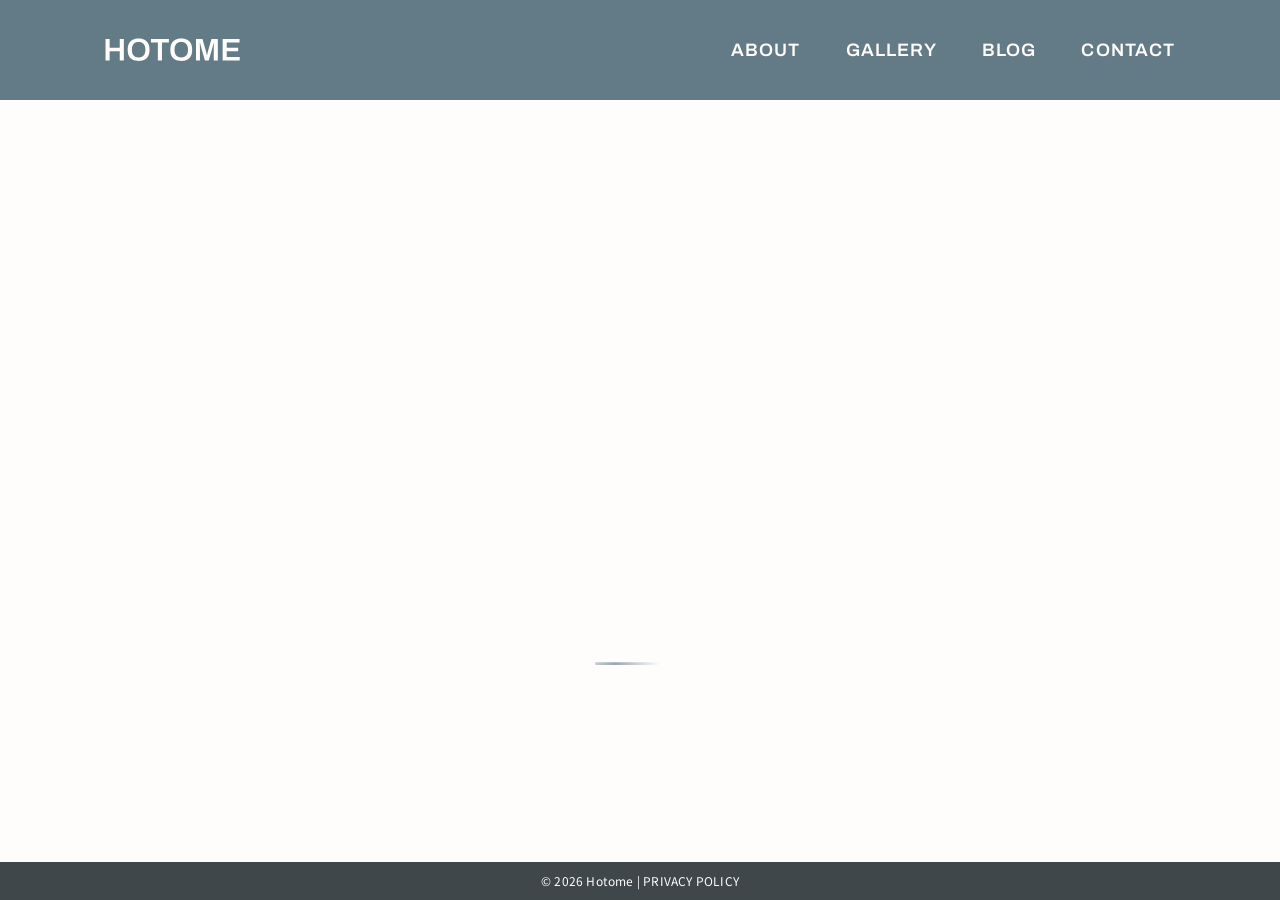
<file: index.html>
<!DOCTYPE html>
<html lang="ja">
    <head>
        <meta charset="UTF-8">
        <meta name="viewport" content="width=device-width, initial-scale=1.0">

        <title>HOTOME</title>

        <meta name="description" content="Hotomeの個人サイトです。オリジナルイラストやファンアートを中心に、ブログも公開しています。創作活動の記録や作品をまとめています。">

        <link rel="canonical" href="https://hottomeme.com/">

        <!-- Google Analytics -->
        <script async src="https://www.googletagmanager.com/gtag/js?id=G-FB651NEBJ9"></script>
        <script>
            window.dataLayer = window.dataLayer || [];
            function gtag() { dataLayer.push(arguments); }
            gtag('js', new Date());
            gtag('config', 'G-FB651NEBJ9');
        </script>

        <!-- OGP -->
        <meta property="og:title" content="HOTOME">
        <meta property="og:description" content="Hotomeの個人サイトです。オリジナルイラストやファンアートを中心に、ブログも公開しています。創作活動の記録や作品をまとめています。">
        <meta property="og:type" content="website">
        <meta property="og:url" content="https://hottomeme.com/">
        <meta property="og:image" content="https://hottomeme.com/img/og_hotome.jpg">
        <meta name="twitter:card" content="summary_large_image">

        <link rel="icon" href="/favicon.ico">

        <!-- GoogleFont -->
        <link rel="preconnect" href="https://fonts.googleapis.com">
        <link rel="preconnect" href="https://fonts.gstatic.com" crossorigin>
        <link href="https://fonts.googleapis.com/css2?family=Archivo:ital,wght@0,100..900;1,100..900&family=Noto+Sans+JP:wght@100..900&display=swap" rel="stylesheet">

        <!-- stylesheet -->
        <link rel="stylesheet" href="/css/reset.css">
        <link rel="stylesheet" href="/css/common.css">
        <link rel="stylesheet" href="/css/home.css">
    </head>

    <body>
        <div class="wrapper">

            <!-- header -->
            <div id="header"></div>

            <!-- main -->
            <main class="main">

                    <section class="kv">
                        <div class="kv-wrap">
                            <video class="kv-video" autoplay muted loop playsinline oncontextmenu="return false;">
                                <source src="/img/kv_hotome.mp4" type="video/mp4">
                            </video>
                            <a href="/about/" class="more">
                                <svg viewBox="0 0 65 11" xmlns="http://www.w3.org/2000/svg">
                                    <defs>
                                        <linearGradient id="arrowGradient" x1="0%" y1="0%" x2="100%" y2="0%" gradientUnits="userSpaceOnUse">
                                            <stop offset="0%" stop-color="#fefdfc" />
                                            <stop offset="50%" stop-color="#99a8af" />
                                            <stop offset="100%" stop-color="#fefdfc" />
                                            <!-- 新ブラウザ向け：流れるアニメーション -->
                                            <animateTransform attributeName="gradientTransform" type="translate" from="-65 0" to="65 0" dur="3s" repeatCount="indefinite" />
                                        </linearGradient>
                                    </defs>
                                    <path d="M1 10H63L56.641 1" stroke="url(#arrowGradient)" fill="none" />
                                </svg>
                                <span class="label">more</span>
                            </a>
                        </div>
                    </section>

            </main>
            <!-- mainここまで -->

            <!-- footer -->
            <div id="footer"></div>

        </div>
        <!-- wrapperここまで -->

        <script src="/js/jquery-3.7.1.min.js"></script>
        <script src="/js/common.js"></script>
    </body>
</html>
</file>
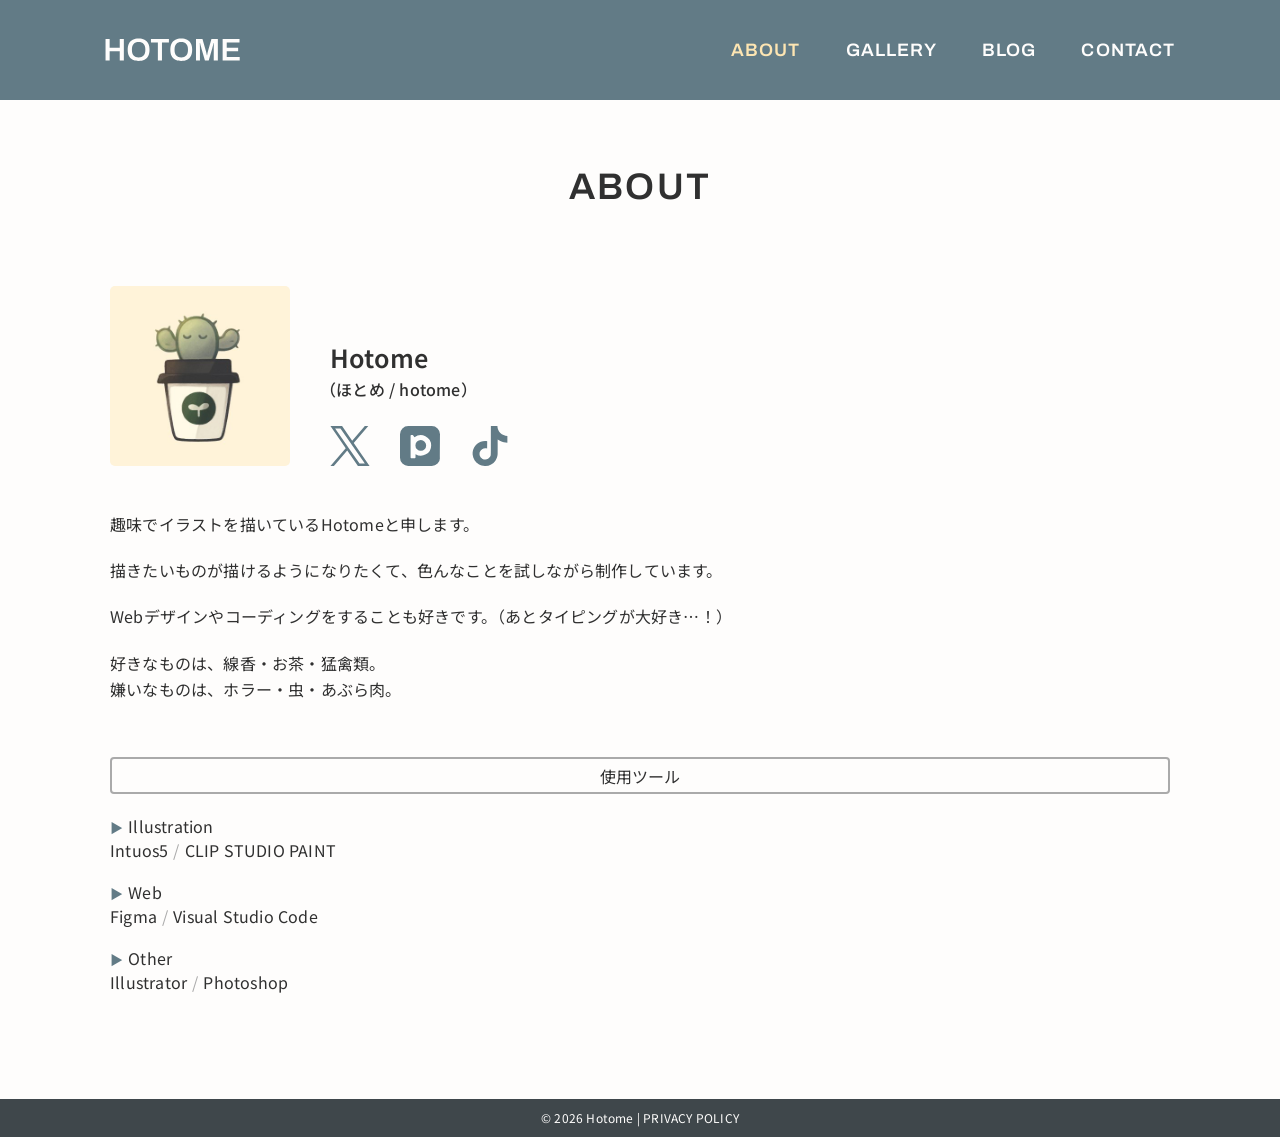
<file: about/index.html>
<!DOCTYPE html>
<html lang="ja">
    <head>
        <meta charset="UTF-8">
        <meta name="viewport" content="width=device-width, initial-scale=1.0">

        <title>ABOUT | HOTOME</title>

        <meta name="description" content="Hotomeのプロフィールページです。オリジナルイラストやファンアートなど、イラスト制作を中心に活動しています。">

        <link rel="canonical" href="https://hottomeme.com/about/">

        <!-- Google Analytics -->
        <script async src="https://www.googletagmanager.com/gtag/js?id=G-FB651NEBJ9"></script>
        <script>
            window.dataLayer = window.dataLayer || [];
            function gtag() { dataLayer.push(arguments); }
            gtag('js', new Date());
            gtag('config', 'G-FB651NEBJ9');
        </script>

        <!-- OGP -->
        <meta property="og:title" content="ABOUT | HOTOME">
        <meta property="og:description" content="Hotomeのプロフィールページです。オリジナルイラストやファンアートなど、イラスト制作を中心に活動しています。">
        <meta property="og:type" content="website">
        <meta property="og:url" content="https://hottomeme.com/about/">
        <meta property="og:image" content="https://hottomeme.com/img/og_about.jpg">
        <meta name="twitter:card" content="summary_large_image">

        <link rel="icon" href="/favicon.ico">

        <!-- GoogleFont -->
        <link rel="preconnect" href="https://fonts.googleapis.com">
        <link rel="preconnect" href="https://fonts.gstatic.com" crossorigin>
        <link href="https://fonts.googleapis.com/css2?family=Archivo:ital,wght@0,100..900;1,100..900&family=Noto+Sans+JP:wght@100..900&display=swap" rel="stylesheet">

        <!-- stylesheet -->
        <link rel="stylesheet" href="/css/reset.css">
        <link rel="stylesheet" href="/css/common.css">
        <link rel="stylesheet" href="/css/about.css">
    </head>

    <body>
        <div class="wrapper">

            <!-- header -->
            <div id="header"></div>

            <!-- main -->
            <main class="main">
                <div class="main-inner">

                    <section class="section">
                        <h2 class="content-title">ABOUT</h2>

                        <div class="profile-inner">
                            <div class="profile-left">
                                <img src="/about/img/profile.jpg" alt="プロフィール画像" class="profile-img">
                            </div>

                            <div class="profile-right">
                                <h3 class="name">Hotome</h3>
                                <p class="name-sub">（ほとめ / hotome）</p>

                                <ul class="sns-list">
                                    <li>
                                        <a href="https://x.com/hottomeme" target="_blank" rel="noopener noreferrer"> <!-- X -->
                                            <svg role="img" viewBox="0 0 24 24" xmlns="http://www.w3.org/2000/svg">
                                                <path d="M14.234 10.162 22.977 0h-2.072l-7.591 8.824L7.251 0H.258l9.168 13.343L.258 24H2.33l8.016-9.318L16.749 24h6.993zm-2.837 3.299-.929-1.329L3.076 1.56h3.182l5.965 8.532.929 1.329 7.754 11.09h-3.182z" fill="currentColor" />
                                            </svg>
                                        </a>
                                    </li>
                                    <li>
                                        <a href="https://www.pixiv.net/users/19774838" target="_blank" rel="noopener noreferrer"> <!-- pixiv -->
                                            <svg role="img" viewBox="0 0 24 24" xmlns="http://www.w3.org/2000/svg">
                                                <path d="M4.94 0A4.953 4.953 0 0 0 0 4.94v14.12A4.953 4.953 0 0 0 4.94 24h14.12A4.953 4.953 0 0 0 24 19.06c-.014 1.355 0-14.12 0-14.12A4.953 4.953 0 0 0 19.06 0Zm1.783 5.465h.904a.37.37 0 0 1 .31.17l.752 1.17a6.172 6.172 0 0 1 10.01 4.834 6.172 6.172 0 0 1-9.394 5.265v2.016a.37.37 0 0 1-.37.367H6.724a.37.37 0 0 1-.37-.367V5.834a.37.37 0 0 1 .37-.37m5.804 2.951a3.222 3.222 0 1 0-.002 6.443 3.222 3.222 0 0 0 .002-6.443" fill="currentColor" />
                                            </svg>
                                        </a>
                                    </li>
                                    <li>
                                        <a href="https://www.tiktok.com/@hottomeme" target="_blank" rel="noopener noreferrer"> <!-- tiktok -->
                                            <svg role="img" viewBox="0 0 24 24" xmlns="http://www.w3.org/2000/svg">
                                                <path d="M12.525.02c1.31-.02 2.61-.01 3.91-.02.08 1.53.63 3.09 1.75 4.17 1.12 1.11 2.7 1.62 4.24 1.79v4.03c-1.44-.05-2.89-.35-4.2-.97-.57-.26-1.1-.59-1.62-.93-.01 2.92.01 5.84-.02 8.75-.08 1.4-.54 2.79-1.35 3.94-1.31 1.92-3.58 3.17-5.91 3.21-1.43.08-2.86-.31-4.08-1.03-2.02-1.19-3.44-3.37-3.65-5.71-.02-.5-.03-1-.01-1.49.18-1.9 1.12-3.72 2.58-4.96 1.66-1.44 3.98-2.13 6.15-1.72.02 1.48-.04 2.96-.04 4.44-.99-.32-2.15-.23-3.02.37-.63.41-1.11 1.04-1.36 1.75-.21.51-.15 1.07-.14 1.61.24 1.64 1.82 3.02 3.5 2.87 1.12-.01 2.19-.66 2.77-1.61.19-.33.4-.67.41-1.06.1-1.79.06-3.57.07-5.36.01-4.03-.01-8.05.02-12.07z" fill="currentColor" />
                                            </svg>
                                        </a>
                                    </li>
                                </ul>

                            </div>
                        </div>
                        <!-- profile-innerここまで -->

                        <div class="profile-text">
                            <p class="mb">趣味でイラストを描いているHotomeと申します。</p>
                            <p class="mb">描きたいものが描けるようになりたくて、色んなことを試しながら制作しています。</p>
                            <p class="mb">Webデザインやコーディングをすることも好きです。（あとタイピングが大好き…！）</p>
                            <p>好きなものは、線香・お茶・猛禽類。</p>
                            <p>嫌いなものは、ホラー・虫・あぶら肉。</p>
                        </div>

                        <div class="tools">
                            <div class="tools-label">使用ツール</div>
                            <ul class="tools-list">
                                <li class="category">Illustration
                                    <ul>
                                        <li>Intuos5</li>
                                        <li>CLIP STUDIO PAINT</li>
                                    </ul>
                                </li>
                                <li class="category">Web
                                    <ul>
                                        <li>Figma</li>
                                        <li>Visual Studio Code</li>
                                    </ul>
                                </li>
                                <li class="category">Other
                                    <ul>
                                        <li>Illustrator</li>
                                        <li>Photoshop</li>
                                    </ul>
                                </li>
                            </ul>
                        </div>

                    </section>
                    <!-- sectionここまで -->

                </div>
            </main>
            <!-- mainここまで -->

            <!-- footer -->
            <div id="footer"></div>

            <!-- page-top -->
            <button class="page-top" aria-label="ページトップへ">
                <span class="page-top-arrow"></span>
            </button>

        </div>
        <!-- wrapperここまで -->

        <script src="/js/jquery-3.7.1.min.js"></script>
        <script src="/js/common.js"></script>
    </body>
</html>
</file>
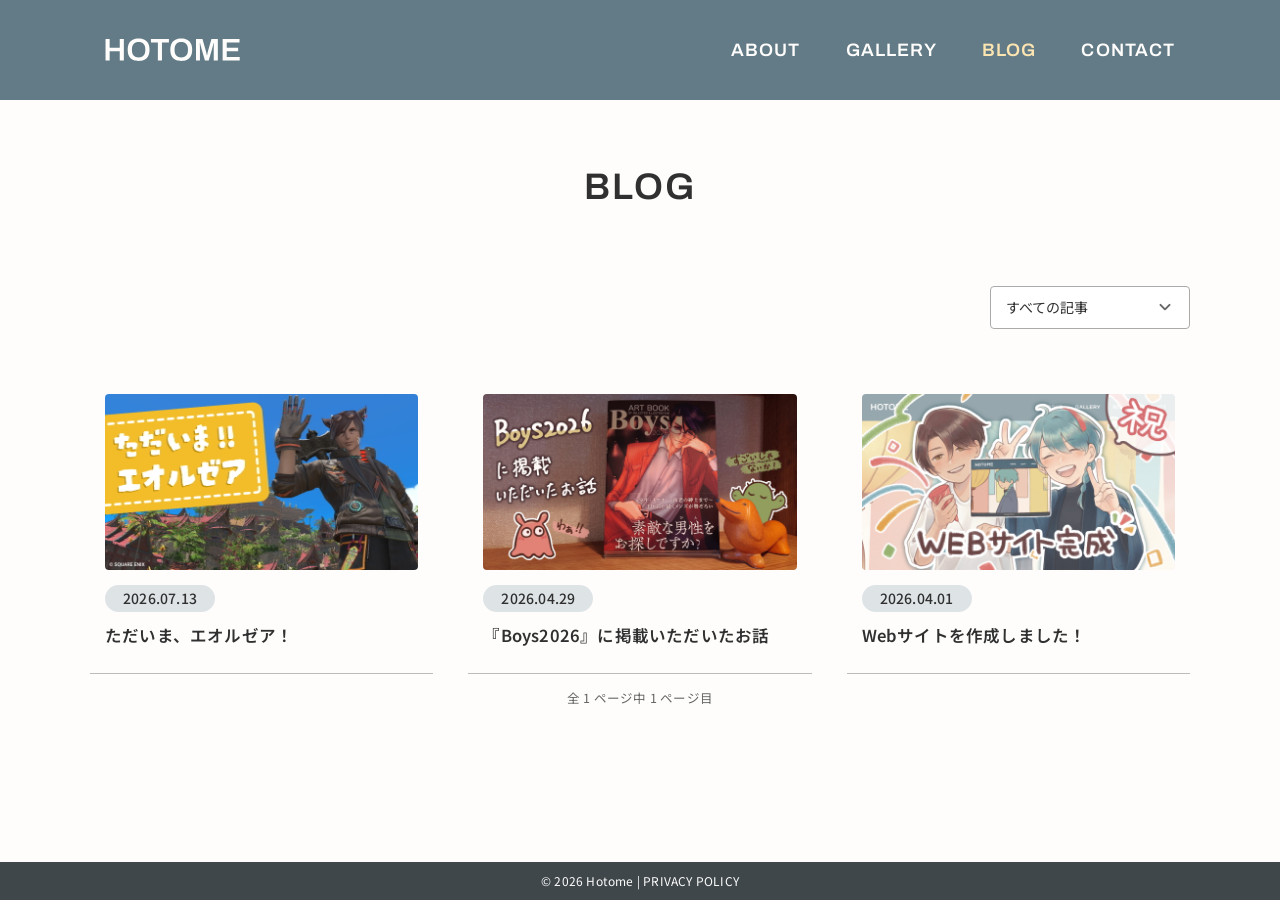
<file: blog/index.html>
<!DOCTYPE html>
<html lang="ja">
    <head>
        <meta charset="UTF-8">
        <meta name="viewport" content="width=device-width, initial-scale=1.0">

        <title>BLOG | HOTOME</title>

        <meta name="description" content="イラスト制作や日々のことを綴ったブログ記事の一覧ページです。">

        <link rel="canonical" href="https://hottomeme.com/blog/">

        <!-- Google Analytics -->
        <script async src="https://www.googletagmanager.com/gtag/js?id=G-FB651NEBJ9"></script>
        <script>
            window.dataLayer = window.dataLayer || [];
            function gtag() { dataLayer.push(arguments); }
            gtag('js', new Date());
            gtag('config', 'G-FB651NEBJ9');
        </script>

        <!-- OGP -->
        <meta property="og:title" content="BLOG | HOTOME">
        <meta property="og:description" content="イラスト制作や日々のことを綴ったブログ記事の一覧ページです。">
        <meta property="og:type" content="website">
        <meta property="og:url" content="https://hottomeme.com/blog/">
        <meta property="og:image" content="https://hottomeme.com/img/og_blog.jpg">
        <meta name="twitter:card" content="summary_large_image">

        <link rel="icon" href="/favicon.ico">

        <!-- GoogleFont -->
        <link rel="preconnect" href="https://fonts.googleapis.com">
        <link rel="preconnect" href="https://fonts.gstatic.com" crossorigin>
        <link href="https://fonts.googleapis.com/css2?family=Archivo:ital,wght@0,100..900;1,100..900&family=Noto+Sans+JP:wght@100..900&display=swap" rel="stylesheet">

        <!-- stylesheet -->
        <link rel="stylesheet" href="/css/reset.css">
        <link rel="stylesheet" href="/css/common.css">
        <link rel="stylesheet" href="/css/blog.css">
    </head>

    <body>
        <div class="wrapper">

            <!-- header -->
            <div id="header"></div>

            <!-- main -->
            <main class="main">
                <div class="main-inner">

                    <section class="section">
                        <h2 class="content-title">BLOG</h2>

                        <div class="filter-buttons">
                            <button class="filter-btn filter-toggle" data-filter="all">
                                <span class="filter-label">すべての記事</span>
                                <span class="arrow"></span>
                            </button>

                            <!-- フィルターボタン -->
                            <div class="filter-year-group"></div>
                        </div>

                        <!-- jsonから呼び出し -->
                        <div class="blog"></div>

                        <p class="no-article">記事がありません。</p>

                        <!-- ページネーション -->
                        <div class="pagination-info"></div>
                        <div class="pagination">
                            <div class="pagination-buttons"></div>
                        </div>

                    </section>
                    <!-- sectionここまで -->

                </div>
            </main>
            <!-- mainここまで -->

            <!-- footer -->
            <div id="footer"></div>

            <!-- page-top -->
            <button class="page-top" aria-label="ページトップへ">
                <span class="page-top-arrow"></span>
            </button>

        </div>
        <!-- wrapperここまで -->

        <script src="/js/jquery-3.7.1.min.js"></script>
        <script src="/js/common.js"></script>
        <script src="/js/blog.js"></script>
    </body>
</html>
</file>
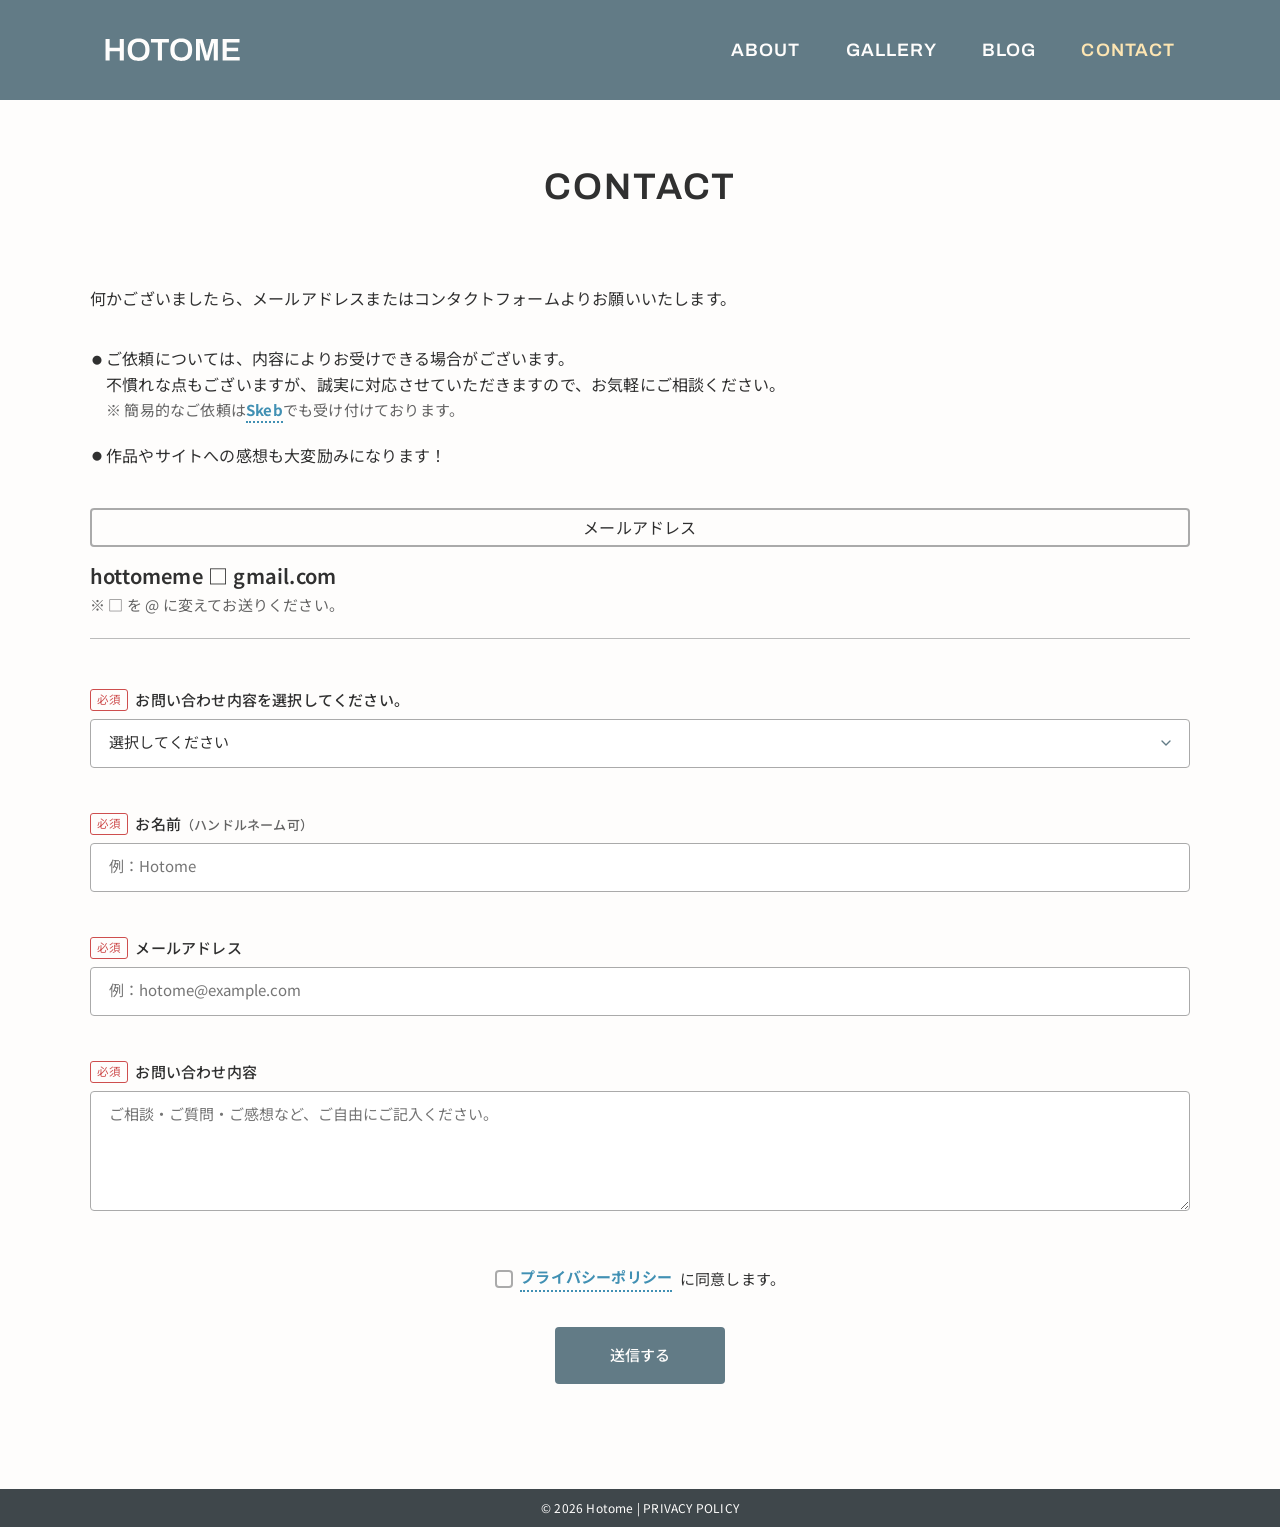
<file: contact/index.html>
<!DOCTYPE html>
<html lang="ja">
    <head>
        <meta charset="UTF-8">
        <meta name="viewport" content="width=device-width, initial-scale=1.0">

        <title>CONTACT | HOTOME</title>

        <meta name="description" content="ご依頼やご感想などのお問い合わせは、こちらのフォームよりお願いいたします。">

        <link rel="canonical" href="https://hottomeme.com/contact/">

        <!-- Google Analytics -->
        <script async src="https://www.googletagmanager.com/gtag/js?id=G-FB651NEBJ9"></script>
        <script>
            window.dataLayer = window.dataLayer || [];
            function gtag() { dataLayer.push(arguments); }
            gtag('js', new Date());
            gtag('config', 'G-FB651NEBJ9');
        </script>

        <!-- OGP -->
        <meta property="og:title" content="CONTACT | HOTOME">
        <meta property="og:description" content="ご依頼やご感想などのお問い合わせは、こちらのフォームよりお願いいたします。">
        <meta property="og:type" content="website">
        <meta property="og:url" content="https://hottomeme.com/contact/">
        <meta property="og:image" content="https://hottomeme.com/img/og_contact.jpg">
        <meta name="twitter:card" content="summary_large_image">

        <link rel="icon" href="/favicon.ico">

        <!-- GoogleFont -->
        <link rel="preconnect" href="https://fonts.googleapis.com">
        <link rel="preconnect" href="https://fonts.gstatic.com" crossorigin>
        <link href="https://fonts.googleapis.com/css2?family=Archivo:ital,wght@0,100..900;1,100..900&family=Noto+Sans+JP:wght@100..900&display=swap" rel="stylesheet">

        <!-- stylesheet -->
        <link rel="stylesheet" href="/css/reset.css">
        <link rel="stylesheet" href="/css/common.css">
        <link rel="stylesheet" href="/css/contact.css">
    </head>

    <body>
        <div class="wrapper">

            <!-- header -->
            <div id="header"></div>

            <!-- main -->
            <main class="main">
                <div class="main-inner">

                    <section class="section">
                        <h2 class="content-title">CONTACT</h2>

                        <div class="contact-inner">

                            <div class="contact-text">
                                <p>何かございましたら、メールアドレスまたはコンタクトフォームよりお願いいたします。</p>
                                <ul class="contact-notes">
                                    <li>ご依頼については、内容によりお受けできる場合がございます。<br>不慣れな点もございますが、誠実に対応させていただきますので、お気軽にご相談ください。<br>
                                    <span class="kome">※ 簡易的なご依頼は<a href="https://skeb.jp/@hottomeme" class="url-link" target="_blank" rel="noopener">Skeb</a>でも受け付けております。</span></li>
                                    <li>作品やサイトへの感想も大変励みになります！</li>
                                </ul>
                                <div class="mail">
                                    <div class="mail-label">メールアドレス</div>
                                    <p class="my-address">hottomeme □ gmail.com</p>
                                    <p><span class="kome">※ □ を @ に変えてお送りください。</span></p>
                                </div>
                            </div>

                            <div class="contact-form">
                                <form id="contactForm" class="form-inner" action="https://formspree.io/f/xeelezov" method="POST">
                                    <input type="hidden" name="_subject" value="【HOTOME】お問い合わせが届きました">
                                    <input type="hidden" name="_captcha" value="false">

                                    <label class="form-label is-required">
                                        <span class="required-badge">必須</span>
                                        <span class="label-text">お問い合わせ内容を選択してください。</span>
                                        <select class="select-category" name="category" required>
                                            <option value="" disabled selected>選択してください</option>
                                            <option value="依頼・相談">ご依頼・ご相談について</option>
                                            <option value="感想">ご感想</option>
                                            <option value="その他">その他</option>
                                        </select>
                                    </label>

                                    <label class="form-label is-required">
                                        <span class="required-badge">必須</span>
                                        <span class="label-text">お名前<span class="sub-text">（ハンドルネーム可）</span></span>
                                        <input type="text" name="name" placeholder="例：Hotome" required>
                                    </label>

                                    <label class="form-label is-required">
                                        <span class="required-badge">必須</span>
                                        <span class="label-text">メールアドレス</span>
                                        <input type="email" name="email" placeholder="例：hotome@example.com" required>
                                    </label>

                                    <label class="form-label is-required">
                                        <span class="required-badge">必須</span>
                                        <span class="label-text">お問い合わせ内容</span>
                                        <textarea name="message" placeholder="ご相談・ご質問・ご感想など、ご自由にご記入ください。" required></textarea>
                                    </label>

                                    <!-- ↓ スパム対策用 ↓ -->
                                    <input type="text" name="website" class="honeypot" autocomplete="off">
                                    <!-- ↑ ----------- ↑ -->

                                    <label class="privacy-check">
                                        <input type="checkbox" required>
                                        <a href="/privacy.html" class="url-link">プライバシーポリシー</a>に同意します。
                                    </label>

                                    <button type="submit">送信する</button>
                                </form>
                            </div>
                            <!-- contact-formここまで -->
                        </div>
                        <!-- contact-innerここまで -->
                    </section>
                    <!-- sectionここまで -->

                </div>
            </main>
            <!-- mainここまで -->

            <!-- footer -->
            <div id="footer"></div>

            <!-- page-top -->
            <button class="page-top" aria-label="ページトップへ">
                <span class="page-top-arrow"></span>
            </button>

        </div>
        <!-- wrapperここまで -->

        <script src="/js/jquery-3.7.1.min.js"></script>
        <script src="/js/common.js"></script>
        <script src="/js/contact.js"></script>
    </body>
</html>
</file>
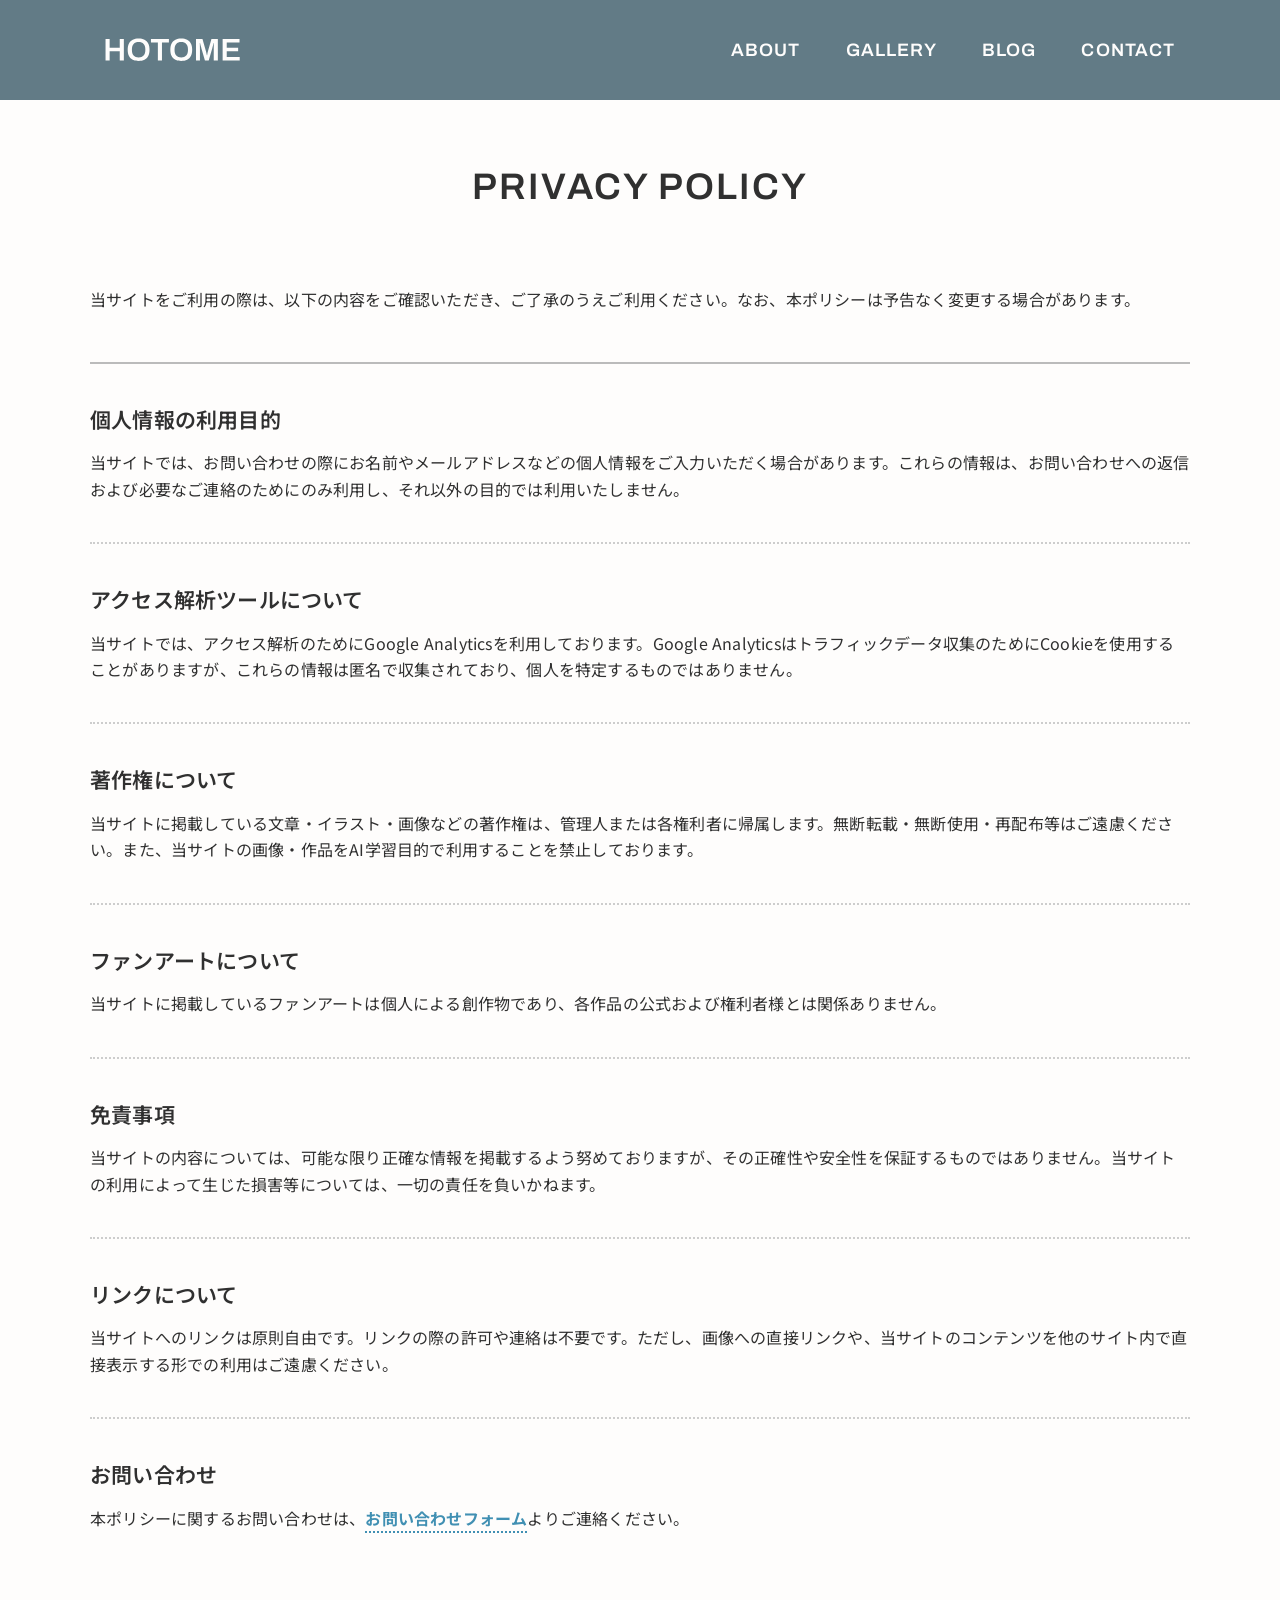
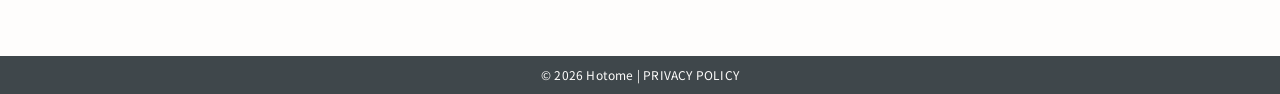
<file: privacy.html>
<!DOCTYPE html>
<html lang="ja">
    <head>
        <meta charset="UTF-8">
        <meta name="viewport" content="width=device-width, initial-scale=1.0">

        <title>PRIVACY POLICY | HOTOME</title>

        <meta name="description" content="当サイトのご利用にあたってご確認いただきたい内容をご案内しています。">

        <link rel="canonical" href="https://hottomeme.com/privacy.html">

        <!-- Google Analytics -->
        <script async src="https://www.googletagmanager.com/gtag/js?id=G-FB651NEBJ9"></script>
        <script>
            window.dataLayer = window.dataLayer || [];
            function gtag() { dataLayer.push(arguments); }
            gtag('js', new Date());
            gtag('config', 'G-FB651NEBJ9');
        </script>

        <!-- OGP -->
        <meta property="og:title" content="PRIVACY POLICY | HOTOME">
        <meta property="og:description" content="当サイトのご利用にあたってご確認いただきたい内容をご案内しています。">
        <meta property="og:type" content="website">
        <meta property="og:url" content="https://hottomeme.com/privacy.html">
        <meta property="og:image" content="https://hottomeme.com/img/og_hotome.jpg">
        <meta name="twitter:card" content="summary_large_image">

        <link rel="icon" href="/favicon.ico">

        <!-- GoogleFont -->
        <link rel="preconnect" href="https://fonts.googleapis.com">
        <link rel="preconnect" href="https://fonts.gstatic.com" crossorigin>
        <link href="https://fonts.googleapis.com/css2?family=Archivo:ital,wght@0,100..900;1,100..900&family=Noto+Sans+JP:wght@100..900&display=swap" rel="stylesheet">

        <!-- stylesheet -->
        <link rel="stylesheet" href="/css/reset.css">
        <link rel="stylesheet" href="/css/common.css">
        <link rel="stylesheet" href="/css/privacy.css">
    </head>

    <body>
        <div class="wrapper">

            <!-- header -->
            <div id="header"></div>

            <!-- main -->
            <main class="main">
                <div class="main-inner">

                    <section class="section">
                        <h2 class="content-title">PRIVACY POLICY</h2>

                        <p class="about">当サイトをご利用の際は、以下の内容をご確認いただき、ご了承のうえご利用ください。なお、本ポリシーは予告なく変更する場合があります。</p>

                        <div class="privacy-item">
                            <h3 class="privacy-title">個人情報の利用目的</h3>
                            <p>当サイトでは、お問い合わせの際にお名前やメールアドレスなどの個人情報をご入力いただく場合があります。これらの情報は、お問い合わせへの返信および必要なご連絡のためにのみ利用し、それ以外の目的では利用いたしません。</p>
                        </div>

                        <div class="privacy-item">
                            <h3 class="privacy-title">アクセス解析ツールについて</h3>
                            <p>当サイトでは、アクセス解析のためにGoogle Analyticsを利用しております。Google Analyticsはトラフィックデータ収集のためにCookieを使用することがありますが、これらの情報は匿名で収集されており、個人を特定するものではありません。</p>
                        </div>

                        <div class="privacy-item">
                            <h3 class="privacy-title">著作権について</h3>
                            <p>当サイトに掲載している文章・イラスト・画像などの著作権は、管理人または各権利者に帰属します。無断転載・無断使用・再配布等はご遠慮ください。また、当サイトの画像・作品をAI学習目的で利用することを禁止しております。</p>
                        </div>

                        <div class="privacy-item">
                            <h3 class="privacy-title">ファンアートについて</h3>
                            <p>当サイトに掲載しているファンアートは個人による創作物であり、各作品の公式および権利者様とは関係ありません。</p>
                        </div>

                        <div class="privacy-item">
                            <h3 class="privacy-title">免責事項</h3>
                            <p>当サイトの内容については、可能な限り正確な情報を掲載するよう努めておりますが、その正確性や安全性を保証するものではありません。当サイトの利用によって生じた損害等については、一切の責任を負いかねます。</p>
                        </div>

                        <div class="privacy-item">
                            <h3 class="privacy-title">リンクについて</h3>
                            <p>当サイトへのリンクは原則自由です。リンクの際の許可や連絡は不要です。ただし、画像への直接リンクや、当サイトのコンテンツを他のサイト内で直接表示する形での利用はご遠慮ください。</p>
                        </div>

                        <div class="privacy-item">
                            <h3 class="privacy-title">お問い合わせ</h3>
                            <p>本ポリシーに関するお問い合わせは、<a href="/contact/" class="url-link">お問い合わせフォーム</a>よりご連絡ください。</p>
                        </div>

                    </section>
                    <!-- sectionここまで -->

                </div>
            </main>
            <!-- mainここまで -->

            <!-- footer -->
            <div id="footer"></div>

            <!-- page-top -->
            <button class="page-top" aria-label="ページトップへ">
                <span class="page-top-arrow"></span>
            </button>

        </div>
        <!-- wrapperここまで -->

        <script src="/js/jquery-3.7.1.min.js"></script>
        <script src="/js/common.js"></script>
    </body>
</html>
</file>
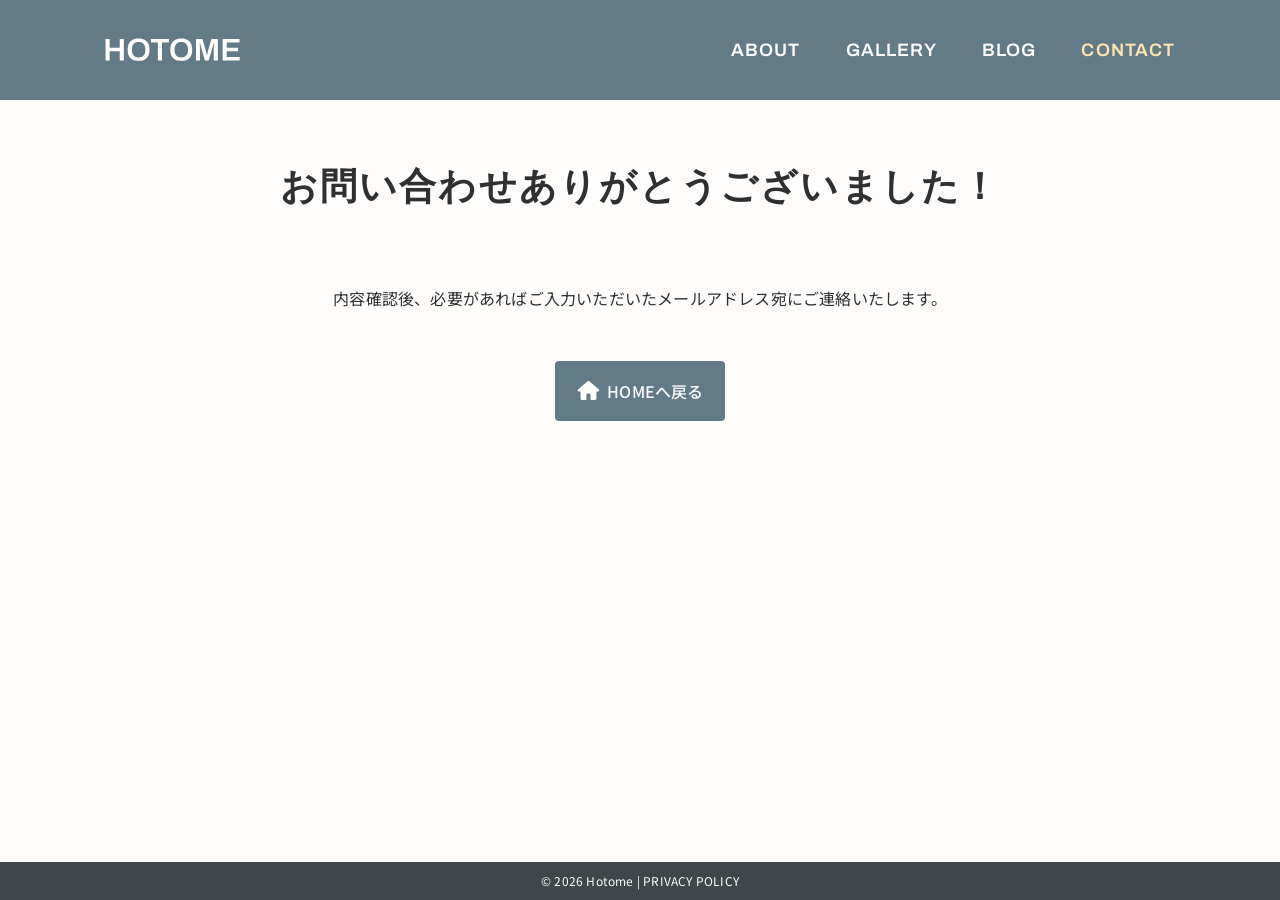
<file: contact/thanks.html>
<!DOCTYPE html>
<html lang="ja">
    <head>
        <meta charset="UTF-8">
        <meta name="viewport" content="width=device-width, initial-scale=1.0">

        <title>送信完了 | HOTOME</title>

        <meta name="description" content="お問い合わせの送信が完了しました。ご連絡いただきありがとうございます。">

        <!-- 検索にインデックスさせない -->
        <meta name="robots" content="noindex">

        <!-- Google Analytics -->
        <script async src="https://www.googletagmanager.com/gtag/js?id=G-FB651NEBJ9"></script>
        <script>
            window.dataLayer = window.dataLayer || [];
            function gtag() { dataLayer.push(arguments); }
            gtag('js', new Date());
            gtag('config', 'G-FB651NEBJ9');
        </script>

        <link rel="icon" href="/favicon.ico">

        <!-- GoogleFont -->
        <link rel="preconnect" href="https://fonts.googleapis.com">
        <link rel="preconnect" href="https://fonts.gstatic.com" crossorigin>
        <link href="https://fonts.googleapis.com/css2?family=Archivo:ital,wght@0,100..900;1,100..900&family=Noto+Sans+JP:wght@100..900&display=swap" rel="stylesheet">

        <!-- stylesheet -->
        <link rel="stylesheet" href="/css/reset.css">
        <link rel="stylesheet" href="/css/common.css">
        <link rel="stylesheet" href="/css/thanks_error.css">
    </head>

    <body>
        <div class="wrapper">

            <!-- header -->
            <div id="header"></div>

            <!-- main -->
            <main class="main">
                <div class="main-inner">

                    <section class="section">
                        <h2 class="content-title">お問い合わせありがとうございました！</h2>

                        <p class="thanks-text">内容確認後、必要があればご入力いただいたメールアドレス宛にご連絡いたします。</p>

                        <div class="top-button-wrap">
                            <a href="/" class="top-button">
                                <svg xmlns="http://www.w3.org/2000/svg" viewBox="0 0 340.16 340.16" class="home-icon">
                                    <path d="M310.91,154.47L180.83,45.81c-6.22-5.2-15.27-5.2-21.5,0L29.25,154.47c-12.03,10.05-4.92,29.63,10.75,29.63h22.21v97.59c0,9.14,7.41,16.55,16.55,16.55h53.62c5.27,0,9.54-4.27,9.54-9.54v-52.81c0-15.27,11.87-28.27,27.13-28.81,16.02-.57,29.18,12.25,29.18,28.14v53.49c0,5.27,4.27,9.54,9.54,9.54h53.62c9.14,0,16.55-7.41,16.55-16.55v-97.59h22.21c15.67,0,22.78-19.59,10.75-29.63Z" fill="currentColor" />
                                </svg>
                                <span>HOMEへ戻る</span>
                            </a>
                        </div>

                    </section>
                    <!-- sectionここまで -->

                </div>
            </main>
            <!-- mainここまで -->

            <!-- footer -->
            <div id="footer"></div>

        </div>
        <!-- wrapperここまで -->

        <script src="/js/jquery-3.7.1.min.js"></script>
        <script src="/js/common.js"></script>
    </body>
</html>
</file>
<file: css/common.css>
/*----------------------------------------
	このCSSファイルには全ページ共通して使用されるCSSを記載する
----------------------------------------*/

/*----------------------------------------
	base ベースルール
----------------------------------------*/

/* 標準的なフォント（本文などに使用） */
html {
    font-size: 62.5%;
    font-family: "Noto Sans JP", sans-serif;
    font-weight: 400;
    line-height: 1.5;
    letter-spacing: 0.02em;
    color: #303030;
}

/* 全体の背景色 */
body {
    background-color: #fefdfc;
}

/* 画像が荒くならないように対策 */
img {
    display: block;
    max-width: 100%;
    height: auto;
}

/* ヘッダー下のフォントサイズ */
header * {
    font-size: 1.8rem;
}

/* フッター下のフォントサイズ */
footer * {
    font-size: 1.2rem;
}

/*----------------------------------------
	layout レイアウトルール
----------------------------------------*/

/* wrapper（ページ内全体） */
.wrapper {
    display: flex;
    flex-direction: column;
    min-height: 100dvh; /* スマホのために絶対dvhにすること */
}

/* main */
.main {
    width: 100%;
    margin-top: 70px; /* 固定ヘッダーに隠れないように高さを確保 */
    margin-bottom: 75px;
    flex: 1; /* コンテンツが少なくて余白ができてしまう場合はmainで埋める */
}

/* main内のコンテンツに使用するinnerクラス */
.main-inner {
    max-width: 1140px;
    width: 90%; /* .main内のうち幅90%の領域で表現する */
    font-size: 1.5rem;
    padding-left: 20px;
    padding-right: 20px;
    margin-left: auto;
    margin-right: auto;
}


/* ▼ スマホ（大） / 小型タブレット向け (540px以上） */
@media (min-width: 540px) {
    .main {
        margin-top: 80px;
    }
}

/* ▼ タブレット / 小型ノートPC向け （768px以上） */
@media (min-width: 768px) {
    .main {
        margin-top: 90px;
    }

    .main-inner {
        font-size: 1.6rem;
    }
}

/* ▼ デスクトップPC向け (992px以上) */
@media (min-width: 992px) {
    .main {
        margin-top: 100px;
        margin-bottom: 105px;
    }
}

/*----------------------------------------
	全ページ共通の見出しデザイン
----------------------------------------*/

/* h2のデザイン */
.content-title {
    font-family: "Archivo", sans-serif;
    font-size: 2.8rem;
    font-weight: 600;
    letter-spacing: 0.06em;
    text-align: center;
    margin-top: 50px;
    margin-bottom: 50px;
}


/* ▼ タブレット / 小型ノートPC向け （768px以上） */
@media (min-width: 768px) {
    .content-title {
        font-size: 3rem;
    }
}

/* ▼ デスクトップPC向け (992px以上) */
@media (min-width: 992px) {
    .content-title {
        font-size: 3.4rem;
        margin-top: 60px;
        margin-bottom: 70px;
    }
}

/* ▼ フルサイズ用（1140px以上） */
@media (min-width: 1140px) {
    .content-title {
        font-size: 3.7rem;
    }
}

/*----------------------------------------
	header ヘッダー
----------------------------------------*/

.header {
    width: 100%;
    background-color:#627B86;
    position: fixed; /* ヘッダーを上部に固定 */
    z-index: 80;
}

.header-inner {
    height: 70px;
    max-width: 1140px;
    padding-top: 15px;
    padding-bottom: 15px;
    padding-left: 25px;
    padding-right: 17px;
    margin-left: auto;
    margin-right: auto;
    display: flex;
    justify-content: space-between;
    align-items: center;
}

.logo {
    width: 120px;
    height: auto;
}

.logo svg {
    width: 100%;
    color: #fefdfc;
    transition: color 0.3s ease;
}

/* ★ PC用：hover ========= */
@media (hover: hover) and (pointer: fine) {
    .logo:hover svg {
        color: rgba(254, 253, 252, 0.6);
    }
}
/* ★ スマホ用：タップ中だけ */
.logo:active svg {
    color: rgba(254, 253, 252, 0.6);
}
/* ★ ここまで =========== */


/* ▼ スマホ（大） / 小型タブレット向け (540px以上） */
@media (min-width: 540px) {
    .header-inner {
        height: 80px;
    }

    .logo {
        width: 140px;
    }
}

/* ▼ タブレット / 小型ノートPC向け （768px以上） */
@media (min-width: 768px) {
    .header-inner {
        height: 90px;
    }

    .logo {
        width: 170px;
    }
}

/* ▼ デスクトップPC向け (992px以上) */
@media (min-width: 992px) {
    .header-inner {
        height: 100px;
        padding-right: 20px;
    }
}

/* ▼ フルサイズ用（1140px以上） */
@media (min-width: 1140px) {
    .logo {
        width: 180px;
    }
}

/*----------------------------------------
	hamburger ハンバーガーメニュー
----------------------------------------*/

.g-nav {
    position: fixed;
    z-index: 90;
    /* ↓ ナビのスタート位置など */
    top: 0;
    right: -100%;
    width: 100%;
    height: 100vh; /* ナビの高さ */
    background: #627B86;
    transition: right 0.6s; /* スライドイン・アウト */
}

/* アクティブクラスがついたら位置を0に */
.g-nav.panelactive {
    right: 0;
}

.g-nav-inner {
    position: absolute;
    top: 50%;
    left: 50%;
    transform: translate(-50%, -50%);
}

.g-nav a {
    font-family: "Archivo", sans-serif;
    font-weight: 600;
    letter-spacing: 0.06em;
    color: #fefdfc;
    display: block;
    text-align: center;
    padding-top: 15px;
    padding-bottom: 15px;
    padding-left: 15px;
    padding-right: 15px;
    transition: color 0.3s ease;
}

.g-nav a.current {
    color: #fde5b2;
}

/* ★ PC用：hover ========= */
@media (hover: hover) and (pointer: fine) {
    .g-nav a:hover {
        color: #fde5b2;
    }
}
/* ★ スマホ用：タップ中だけ */
.g-nav a:active {
    color: #fde5b2;
}
/* ★ ここまで =========== */


/* ▼ デスクトップPC向け (992px以上) */
@media (min-width: 992px) {
    .g-nav {
        position: relative;
        /* ↓ ナビのスタート位置など */
        right: 0; /* navを表に出す */
        height: 100px; /* navの高さ */
        background: none; /* 背景削除 */
        transition: none; /* 動き削除 */
    }

    .g-nav-inner {
        position: relative;
        display: flex;
        justify-content: flex-end;
        gap: 15px;
    }
}


/*========= ハンバーガーボタン =========*/

.hamburger-menu {
    position: relative;
    z-index: 100; /* ボタンを最前面に */
    width: 55px;
    height: 45px;
}

.hamburger-inner {
    display: flex;
    justify-content: center;
}

/* ×に変化 */
.hamburger-menu span.line {
    position: absolute;
    background-color: #fefdfc;
    width: 50%; /* 線の長さ */
    height: 3px; /* 線の太さ */
    border-radius: 10px;
    transition: transform 0.4s, opacity 0.4s;
}

.hamburger-menu span.line:nth-of-type(1) {
    top: 10px;
}

.hamburger-menu span.line:nth-of-type(2) {
    top: 20px;
}

.hamburger-menu span.line:nth-of-type(3) {
    top: 30px;
}

.hamburger-inner.active span.line:nth-of-type(1) {
    transform: translate(0px, 10px) rotate(45deg);
}

.hamburger-inner.active span.line:nth-of-type(2) {
    opacity: 0;
}

.hamburger-inner.active span.line:nth-of-type(3) {
    transform: translate(0px, -10px) rotate(-45deg);
}


/* ▼ デスクトップPC向け (992px以上) */
@media (min-width: 992px) {
    .hamburger-menu {
        display: none; /* PC版はハンバーガーメニューを非表示にする */
    }
}

/*----------------------------------------
	footer フッター
----------------------------------------*/

.footer {
    margin-top: auto;
    text-align: center;
    padding-top: 10px;
    padding-bottom: 10px;
    padding-right: 15px;
    padding-left: 15px;
    color: #fefdfc;
    background-color: #3F474B;
}

.privacy {
    transition: color 0.3s ease;
}

/* ★ PC用：hover ========= */
@media (hover: hover) and (pointer: fine) {
    .privacy:hover {
        color: #fde5b2;
    }
}
/* ★ スマホ用：タップ中だけ */
.privacy:active {
    color: #fde5b2;
}
/* ★ ここまで =========== */

/*----------------------------------------
	page topボタン
----------------------------------------*/

.page-top {
    position: fixed;
    /* bottom はjsのほうで設定しています */
    right: 5%;
    width: 50px;
    height: 50px;
    border-radius: 50%;
    background-color: rgba(254, 253, 252, 0.6);
    border: 1px solid #3F474B;
    transition: background-color 0.2s ease;
}

/* 線 */
.page-top-arrow::before,
.page-top-arrow::after {
    content: "";
    position: absolute;
    width: 9px;
    height: 2px;
    background-color: #3F474B;
    border-radius: 1px;
    top: 50%;
    left: 50%;
    transition: background-color 0.2s ease;
}

/* ∧ */
.page-top-arrow::before {
    transform: translate(-80%, -100%) rotate(-45deg);
}

.page-top-arrow::after {
    transform: translate(-20%, -100%) rotate(45deg);
}

/* ★ PC用：hover ========= */
@media (hover: hover) and (pointer: fine) {
    .page-top:hover {
        background-color: #3F474B;
    }

    .page-top:hover .page-top-arrow::before,
    .page-top:hover .page-top-arrow::after {
        background-color: #fefdfc;
    }
}
/* ★ スマホ用：タップ中だけ */
.page-top:active {
    background-color: #3F474B;
}

.page-top:active .page-top-arrow::before,
.page-top:active .page-top-arrow::after {
    background-color: #fefdfc;
}
/* ★ ここまで =========== */

/* 上に上がる動き */
.page-top.UpMove {
    animation: UpAnime 0.5s forwards;
}

@keyframes UpAnime {
    from {
        opacity: 0;
        transform: translateY(100px);
    }

    to {
        opacity: 1;
        transform: translateY(0);
    }
}

/* 下に下がる動き */
.page-top.DownMove {
    animation: DownAnime 0.5s forwards;
}

@keyframes DownAnime {
    from {
        opacity: 1;
        transform: translateY(0);
    }

    to {
        opacity: 0; /* 下がったら非表示にする */
        transform: translateY(100px);
    }
}


/* ▼ タブレット / 小型ノートPC向け （768px以上） */
@media (min-width: 768px) {
    .page-top {
        right: 3%;
        width: 53px;
        height: 53px;
    }
}

/* ▼ デスクトップPC向け (992px以上) */
@media (min-width: 992px) {
    .page-top {
        right: 3.5%;
    }
}

/*----------------------------------------
	リンク装飾
----------------------------------------*/

.url-link {
    font-weight: 700;
    color: #4190b3;
    border-bottom: 2px dotted #4190b3;
    padding-bottom: 1px;
    transition: color 0.15s ease, border-bottom-color 0.15s ease;
}

/* ★ PC用：hover ========= */
@media (hover: hover) and (pointer: fine) {
    .url-link:hover {
        color: rgba(65, 145, 179, 0.7);
        border-bottom: 2px dotted rgba(65, 145, 179, 0.7);
    }
}
/* ★ スマホ用：タップ中だけ */
.url-link:active {
    color: rgba(65, 145, 179, 0.7);
    border-bottom: 2px dotted rgba(65, 145, 179, 0.7);
}
/* ★ ここまで =========== */

/*----------------------------------------
	kome装飾（控えめのテキスト用など）
----------------------------------------*/

.kome {
    font-size: 1.35rem;
    color: #646464;
}

/* ▼ タブレット / 小型ノートPC向け （768px以上） */
@media (min-width: 768px) {
    .kome {
        font-size: 1.4rem;
    }
}

/* ▼ デスクトップPC向け (992px以上) */
@media (min-width: 992px) {
    .kome {
        font-size: 1.5rem;
    }
}


/* 記述確認・挙動確認OKです！（2026.2.27-21:47） */
</file>
<file: css/home.css>
/*----------------------------------------
	このCSSファイルにはHOME（index.html）に使用されるCSSを記載する
----------------------------------------*/

/* .wrapper {
    height: 100dvh;
} */

.main {
    margin-bottom: 0px;

    flex: none; /* これ、common.cssにflex1書いてるけど、実際ひつようなのか。 */
}

.kv-wrap{
    position: relative;
    width: 100vw;
    height: calc(100dvh - 108px); /* 100dvh - (ヘッダー＋フッターの高さ) */
    margin-left: calc(50% - 50vw);
    margin-right: calc(50% - 50vw);
}

/* .kv-wrap img */
.kv-video {
    width: 100%;
    height: 100%;
    object-fit: cover;
    pointer-events: none;
}



.more {
    position: absolute;
    top: 75%;
    left: 50%;
    transform: translate(-50%, -50%);
    display: flex;
    flex-direction: column;
    align-items: center;
    gap: 2px;
    width: 90px;
    height: auto;
}

.more svg {
    transition: opacity 0.3s ease;
}

.more svg path {
    stroke-width: 2px;
    stroke-linecap: round;
}

.label {
    font-size: 1.8rem;
    font-weight: 500;
    letter-spacing: 0.04em;
    color: #fefdfc;
    transition: opacity 0.3s ease;
}

/*========= PC用：hover =========*/
@media (hover: hover) and (pointer: fine) {
    .more:hover svg,
    .more:hover .label {
        opacity: 0.7;
    }
}
/*========= スマホ用：タップ中だけ =========*/
.more:active svg,
.more:active .label {
    opacity: 0.7;
}
/*========= ここまで =========*/


/* ▼ スマホ（大） / 小型タブレット向け (540px以上） */
@media (min-width: 540px) {
    .kv-wrap {
        height: calc(100dvh - 118px); /* 100dvh - (ヘッダー＋フッターの高さ) */
    }
}

/* ▼ タブレット / 小型ノートPC向け （768px以上） */
@media (min-width: 768px) {
    .kv-wrap {
        height: calc(100dvh - 128px); /* 100dvh - (ヘッダー＋フッターの高さ) */
    }
}

/* ▼ デスクトップPC向け (992px以上) */
@media (min-width: 992px) {
    .kv-wrap {
        height: calc(100dvh - 138px); /* 100dvh - (ヘッダー＋フッターの高さ) */
    }
}




/* いったんOK（2025.11.10。16:58） */
</file>
<file: css/about.css>
/*----------------------------------------
	このCSSファイルにはABOUT（about/index.html）に使用されるCSSを記載する
----------------------------------------*/

.profile-img {
    width: 180px;
    display: block;
    margin-left: auto;
    margin-right: auto;
    border-radius: 5px;
}

/* h3のデザイン */
.name {
    font-size: 2.5rem;
    font-weight: 600;
    text-align: center;
    margin-top: 20px;
}

.name-sub {
    font-size: 1.6rem;
    font-weight: 500;
    text-align: center;
}


/* ▼ タブレット / 小型ノートPC向け （768px以上） */
@media (min-width: 768px) {
    .section {
        padding-left: 20px;
        padding-right: 20px;
    }

    .name {
        text-align: left;
    }

    .name-sub {
        text-align: left;
        margin-left: -1rem; /* 左ラインを揃えるため */
    }

    .profile-inner {
        display: flex;
        align-items: flex-end; /* 下揃え */
        gap: 35px;
    }
}

/* ▼ デスクトップPC向け (992px以上) */
@media (min-width: 992px) {
    .profile-inner {
        gap: 40px;
    }
}

/*========= SNSリスト =========*/

.sns-list {
    max-width: 300px;
    display: flex;
    flex-wrap: wrap; /* 折り返す */
    justify-content: center;
    gap: 10px;
    padding-left: 35px;
    padding-right: 35px;
    margin-top: 25px;
    margin-left: auto;
    margin-right: auto;
}

.sns-list li {
    width: calc((100% - 20px) / 3); /* 3分割（gap 10px × 2箇所も考慮済み） */
    text-align: center;
}

/* 2段目以降の行だけ margin-top を追加（ nth-child(n+4) → 1行目の3つを除外して2段目以降に適用） */
.sns-list li:nth-child(n+4) {
    margin-top: 5px;
}

.sns-list svg {
    width: 40px;
    height: 40px;
    color: #627B86;
    transition: color 0.2s ease;
}

/* ★ PC用：hover ========= */
@media (hover: hover) and (pointer: fine) {
    .sns-list a:hover svg {
        color: rgba(98, 123, 134, 0.5);
    }
}
/* ★ スマホ用：タップ中だけ */
.sns-list a:active svg {
    color: rgba(98, 123, 134, 0.5);
}
/* ★ ここまで =========== */


/* ▼ スマホ（大） / 小型タブレット向け (540px以上） */
@media (min-width: 540px) {
    .sns-list {
        max-width: none; /* 解除 */
        flex-wrap: nowrap; /* 解除 */
        gap: 30px;
    }

    .sns-list li {
        width: auto; /* 自動調整に戻す */
    }

    .sns-list li:nth-child(n+4) {
        margin-top: 0px; /* 解除 */
    }
}

/* ▼ タブレット / 小型ノートPC向け （768px以上） */
@media (min-width: 768px) {
    .sns-list {
        padding-left: 0px; /* 解除 */
        padding-right: 0px; /* 解除 */
    }
}

/*========= 自己紹介 =========*/

.profile-text {
    line-height: 1.65; /* 行間の調整 */
    margin-top: 45px;
}

.mb {
    margin-bottom: 20px;
}

.tools {
    margin-top: 55px;
}

.tools-label {
    text-align: center;
    border-radius: 4px;
    border: 2px solid #AAAAAA;
    padding: 4px;
}

.tools-list {
    margin-top: 20px;
}

.tools-list ul {
    display: flex;
    flex-wrap: wrap;
}

.category {
    margin-top: 18px;
}

.category li + li::before {
    content: "/";
    color: #AAAAAA;
    margin-left: 0.5rem; /* スラッシュと文字の間隔 */
    margin-right: 0.5rem;
}

.category::before {
    content: "▶";
    display: inline-block;
    font-size: 1.3rem;
    color: #627B86;
    margin-right: 0.5rem; /* 文字との間隔 */
}


/* ▼ デスクトップPC向け (992px以上) */
@media (min-width: 992px) {
    .tools-label {
        padding: 4.5px;
    }
}


/* 記述確認・挙動確認OKです！（2026.2.23-15:48） */
</file>
<file: css/blog.css>
/*----------------------------------------
	このCSSファイルにはBLOG（blog/index.html）に使用されるCSSを記載する
----------------------------------------*/

.filter-buttons {
    width: 100%;
    position: relative;
    display: block;
}

.filter-toggle {
    border-width: 1.5px;
    border-radius: 4px;
}

.filter-btn {
    width: 100%;
    font-size: 1.4rem;
    text-align: left;
    border-color: #aaa;
    background-color: #fff;
    padding-top: 10px;
    padding-bottom: 10px;
    padding-left: 15px;
    padding-right: 15px;
    transition: background-color 0.2s ease;
}

.filter-year-group .filter-btn.active {
    background-color: rgba(48, 48, 48, 0.15);
    pointer-events: none; /* active中のものには触れないように */
}

/* ★ PC用：hover ========= */
@media (hover: hover) and (pointer: fine) {
    .filter-year-group > .filter-btn:hover {
        background-color: rgba(48, 48, 48, 0.08);
    }
}
/* ★ スマホ用：タップ中だけ */
.filter-year-group > .filter-btn:active {
    background-color: rgba(48, 48, 48, 0.08);
}
/* ★ ここまで =========== */


/* ▼ タブレット / 小型ノートPC向け （768px以上） */
@media (min-width: 768px) {
    .filter-buttons {
        width: 200px;
        margin-left: auto;
    }
}

/*========= 矢印（∨・∧） =========*/
.arrow {
    position: absolute;
    right: 15px;
    top: 50%;
    width: 20px;
    height: 20px;
    transform: translateY(-50%);
    transition: transform 0.3s cubic-bezier(.4, 0, .2, 1);
}

/* 線 */
.arrow::before,
.arrow::after {
    content: "";
    position: absolute;
    width: 8px;
    height: 2px;
    background-color: #686868;
    border-radius: 1px;
    top: 50%;
    left: 50%;
}

/* 通常時 → ∨ */
.arrow::before {
    transform: translate(-80%, -50%) rotate(45deg);
}

.arrow::after {
    transform: translate(-20%, -50%) rotate(-45deg);
}

/* 開く時 → ∧ */
.filter-buttons.is-open .arrow {
    transform: translateY(-50%) rotate(180deg);
}

/*========= ドロップダウンリスト（アコーディオン） =========*/
.filter-year-group {
    position: absolute;
    top: 100%;
    left: 0;
    width: 100%;
    background-color: #fff;
    border: 1px solid #ccc;
    box-shadow: 0 4px 10px rgba(0, 0, 0, 0.08);
    z-index: 10;
    /* ↓ アコーディオンのモーション ↓ */
    max-height: 0;
    overflow: hidden;
    opacity: 0;
    transition: max-height 0.35s ease, opacity 0.15s ease 0.25s; /* 閉じるとき */
}

.filter-buttons.is-open .filter-year-group {
    max-height: 500px; /* 中身が収まる十分な高さにする。中身が増えたら調整してください。 */
    opacity: 1;
    transition: max-height 0.45s ease, opacity 0.15s ease; /* 開くとき */
}

.filter-year-group .filter-btn {
    border-bottom: 1px solid #eee;
}

.filter-year-group .filter-btn:last-child {
    border-bottom: none;
}

/*----------------------------------------
	ブログカード
----------------------------------------*/

.blog {
    margin-top: 50px;
}

.blog-card {
    border-bottom: 1.5px solid #bbb;
}

/* ★ PC用：hover ========= */
@media (hover: hover) and (pointer: fine) {
    .blog-card > a:hover .card-inner {
        border-radius: 8px;
        background-color: rgba(222, 228, 230, 0.3);
    }

    .blog-card > a:hover .thumbnail {
        opacity: 0.75;
    }
}
/* ★ スマホ用：タップ中だけ */
.blog-card > a:active .card-inner {
    border-radius: 8px;
    background-color: rgba(222, 228, 230, 0.3);
}

.blog-card > a:active .thumbnail {
    opacity: 0.75;
}
/* ★ ここまで =========== */

.card-inner {
    display: flex;
    gap: 15px;
    padding-top: 15px;
    padding-bottom: 15px;
    transition: background-color 0.2s ease;
}

.thumbnail {
    width: 45%;
    aspect-ratio: 16 / 9; /* 16:9 に固定 */
    object-fit: cover;
    border-radius: 4px;
    /* align-self: flex-start; */ /* スマホ版はあえて使わない方が綺麗かも。 */
    flex-shrink: 0; /* サムネイルの領域が潰されないように */
    transition: opacity 0.2s ease;
}

.article-header {
    flex-grow: 1;
}

.date {
    display: block;
    width: 90px;
    font-size: 1.2rem;
    font-weight: 500;
    text-align: center;
    border-radius: 50px;
    background-color: #DEE4E6;
    padding-top: 3px;
    padding-bottom: 3px;
    padding-left: 5px;
    padding-right: 5px;
}

.title {
    font-weight: 600;
    margin-top: 5px;
    display: -webkit-box;
    -webkit-line-clamp: 2; /* 2行を超えたら「…」表示にする */
    -webkit-box-orient: vertical;
    overflow: hidden;
    line-height: 1.5;
    max-height: calc(1.5em * 2);
    overflow-wrap: break-word; /* 英単語等のための保険 */
    word-break: break-word; /* 英単語等のための保険 */
}


/* ▼ スマホ（大） / 小型タブレット向け (540px以上） */
@media (min-width: 540px) {
    .date {
        width: 100px;
        font-size: 1.3rem;
        padding-top: 4px;
        padding-bottom: 4px;
    }

    .title {
        font-weight: 600;
        margin-top: 8px;
        -webkit-line-clamp: 3; /* 3行を超えたら「…」表示にする */
        max-height: calc(1.5em * 3);
    }
}

/* ▼ タブレット / 小型ノートPC向け （768px以上） */
@media (min-width: 768px) {
    .blog {
        margin-top: 40px;
        display: grid;
        grid-template-columns: repeat(3, minmax(0, 1fr));
        /* memo: repeat（同じパターンを繰り返す） */
        /* memo: 3（列は必ず3列まで） */
        /* memo: minmax（0pxまで縮んでもOK（レスポンシブ途中なので関係ない）、残りスペースに応じて伸びる） */
        row-gap: 0;
        column-gap: 20px;
    }

    .card-inner {
        flex-direction: column;
        height: 100%;
        gap: 12px;
        padding-top: 20px;
        padding-bottom: 20px;
        padding-left: 12px;
        padding-right: 12px;
    }

    .thumbnail {
        width: 100%;
    }
}

/* ▼ デスクトップPC向け (992px以上) */
@media (min-width: 992px) {
    .blog {
        column-gap: 35px;
    }

    .card-inner {
        gap: 15px;
        padding-top: 25px;
        padding-bottom: 25px;
        padding-left: 15px;
        padding-right: 15px;
    }

    .date {
        width: 110px;
        font-size: 1.4rem;
        padding-top: 3px;
        padding-bottom: 3px;
    }

    .title {
        font-size: 1.65rem;
        margin-top: 10px;
        -webkit-line-clamp: 4; /* 4行を超えたら「…」表示にする */
        line-height: 1.6;
        max-height: calc(1.6em * 4);
    }
}

/*----------------------------------------
	ページネーション
----------------------------------------*/

.pagination {
    margin-top: 30px;
}

.pagination-buttons {
    display: flex;
    flex-wrap: wrap;
    justify-content: center;
    gap: 10px;
}

.pagination-btn {
    display: flex;
    align-items: center;
    justify-content: center;
    padding-top: 5px;
    padding-bottom: 6px;
    padding-left: 12.3px;
    padding-right: 12.3px;
    background-color: #DEE4E6;
    border-radius: 4px;
    transition: background-color 0.2s ease;
}

.pagination-btn.active {
    font-weight: 500;
    background-color: #627B86;
    color: #fefdfc;
    pointer-events: none;
}

/* ★ PC用：hover ========= */
@media (hover: hover) and (pointer: fine) {
    .pagination-btn:hover {
        background-color: #c5cfd3;
    }
}
/* ★ スマホ用：タップ中だけ */
.pagination-btn:active {
    background-color: #c5cfd3;
}
/* ★ ここまで =========== */

/* 前へのアイコン */
.prev {
    width: 8px;
    height: 10px;
    display: inline-block;
    background-image: url("data:image/svg+xml;utf8,\ <svg xmlns='http://www.w3.org/2000/svg' viewBox='0 0 24 24' fill='none' stroke='currentColor' stroke-width='2' stroke-linecap='round' stroke-linejoin='round'>\ <polyline points='15 6 9 12 15 18'/>\ </svg>");
    background-repeat: no-repeat;
    background-position: center;
    background-size: 12.5px;
}

/* 次へのアイコン */
.next {
    width: 8px;
    height: 12px;
    display: inline-block;
    background-image: url("data:image/svg+xml;utf8,\ <svg xmlns='http://www.w3.org/2000/svg' viewBox='0 0 24 24' fill='none' stroke='currentColor' stroke-width='2' stroke-linecap='round' stroke-linejoin='round'>\ <polyline points='9 6 15 12 9 18'/>\ </svg>");
    background-repeat: no-repeat;
    background-position: center;
    background-size: 12.5px;
}

/* 今何ページ目か */
.pagination-info {
    font-size: 1.25rem;
    text-align: center;
    color: #646464;
    margin-top: 15px;
}

.no-article {
    display: none;
    text-align: center;
}


/* ▼ タブレット / 小型ノートPC向け （768px以上） */
@media (min-width: 768px) {
    .pagination {
        margin-top: 40px;
    }
}

/* ▼ デスクトップPC向け (992px以上) */
@media (min-width: 992px) {
    .pagination {
        margin-top: 45px;
    }
}


/* 記述確認・挙動確認OKです！（2026.2.23-17:15） */

/* メモ：「すべての記事」のボタン、もし年数が増えた場合、縦にどんどん長くなるので、その場合ボタン内でスクロールできるといい感じ。任天堂のページ（https: //www.nintendo.com/jp/topics/list）参考になる！ */
</file>
<file: css/contact.css>
/*----------------------------------------
    このCSSファイルにはCONTACT（contact/index.html）に使用されるCSSを記載する
----------------------------------------*/

.contact-text {
    line-height: 1.6;
}

.contact-notes {
    margin-top: 30px;
    padding-left: 0;
}

.contact-notes > li {
    position: relative;
    padding-left: 1.6rem; /* インデント幅 */
}

.contact-notes > li::before {
    content: "●";
    font-size: 1rem;
    position: absolute;
    left: 2px;
    top: 0.5rem; /* フォントに合わせて微調整 */
}

.contact-notes > li + li {
    margin-top: 15px;
}

.mail {
    margin-top: 40px;
    border-bottom: 1.5px solid #bbb;
    padding-bottom: 15px;
}

.mail-label {
    text-align: center;
    border-radius: 4px;
    border: 2px solid #aaa;
    padding: 4px;
}

.my-address {
    font-size: 1.7rem;
    font-weight: 600;
    margin-top: 10px;
}


/* ▼ タブレット / 小型ノートPC向け （768px以上） */
@media (min-width: 768px) {
    .contact-notes > li::before {
        top: 0.55rem; /* フォントに合わせて微調整 */
    }

    .contact-notes > li + li {
        margin-top: 20px;
    }
}

/* ▼ デスクトップPC向け (992px以上) */
@media (min-width: 992px) {
    .contact-notes {
        margin-top: 35px;
    }

    .mail {
        padding-bottom: 20px;
    }

    .mail-label {
        padding: 4.5px;
    }

    .my-address {
        font-size: 2rem;
        margin-top: 13px;
    }
}

/*----------------------------------------
	コンタクトフォーム
----------------------------------------*/

.contact-form {
    margin-top: 40px;
}

.form-inner {
    display: flex;
    flex-direction: column;
    gap: 35px;
}

.form-label {
    display: flex;
    flex-wrap: wrap;
    font-size: 1.4rem;
    row-gap: 6px;
    column-gap: 7px;
}

.required-badge {
    font-size: 1.1rem;
    color: #ce4e4e;
    border: 1px solid #ce4e4e;
    border-radius: 3px;
    padding-top: 1px;
    padding-left: 6px;
    padding-right: 6px;
}

.label-text {
    font-weight: 500;
}

.sub-text {
    font-size: 1.1rem;
    color: #646464;
}

.form-label > select,
.form-label > input,
.form-label > textarea {
    width: 100%;
    font-size: 1.4rem;
    background-color: #fff;
    border: 1px solid #aaa;
    border-radius: 4px;
    padding-top: 9px;
    padding-bottom: 10px;
    padding-left: 15px;
    padding-right: 15px;
    transition: border-color 0.2s ease, box-shadow 0.2s ease;
}

.form-label > input:focus,
.form-label > select:focus,
.form-label > textarea:focus {
    outline: none;
    border-color: #627B86;
    box-shadow: 0 0 0 2px rgba(98, 123, 134, 0.2);
}

.form-label > textarea {
    min-height: 120px;
    resize: vertical; /* textareaを縦方向にのみ自由に動かせる */
}

/* 選択フォームの下向き矢印 */
.select-category {
    cursor: pointer;
    appearance: none;
    -webkit-appearance: none;
    -moz-appearance: none;
    background-image: url("data:image/svg+xml;utf8,\ <svg xmlns='http://www.w3.org/2000/svg' width='12' height='12' viewBox='0 0 24 24' fill='none' stroke='%23627B86' stroke-width='2' stroke-linecap='round' stroke-linejoin='round'>\ <polyline points='6 9 12 15 18 9'/></svg>");
    background-repeat: no-repeat;
    background-position: right 15px center;
    background-size: 12px;
}

/* 送信ボタン */
.form-inner button {
    width: 170px;
    font-size: 1.4rem;
    font-weight: 500;
    text-align: center;
    color: #fefdfc;
    background-color: #627B86;
    border-radius: 4px;
    margin-top: -10px; /* 間隔調整 */
    margin-left: auto;
    margin-right: auto;
    padding-top: 15px;
    padding-bottom: 16px;
    padding-left: 15px;
    padding-right: 15px;
    cursor: pointer;
    transition: background-color 0.2s ease;
}

/* ★ PC用：hover ========= */
@media (hover: hover) and (pointer: fine) {
    .form-inner button:hover {
        background-color: rgba(98, 123, 134, 0.8);
    }
}
/* ★ スマホ用：タップ中だけ */
.form-inner button:active {
    background-color: rgba(98, 123, 134, 0.8);
}
/* ★ ここまで =========== */


/* ▼ タブレット / 小型ノートPC向け （768px以上） */
@media (min-width: 768px) {
    .contact-form {
        margin-top: 50px;
    }

    .form-inner {
        gap: 40px;
    }

    .form-label {
        font-size: 1.5rem;
        row-gap: 7px;
    }

    .required-badge {
        font-size: 1.15rem;
    }

    .sub-text {
        font-size: 1.15rem;
    }

    .form-label > select,
    .form-label > input,
    .form-label > textarea {
        font-size: 1.5rem;
    }

    .select-category {
        background-size: 16px;
    }

    .form-inner button {
        font-size: 1.5rem;
        padding-top: 17px;
        padding-bottom: 18px;
    }
}

/* ▼ デスクトップPC向け (992px以上) */
@media (min-width: 992px) {
    .form-inner {
        gap: 45px;
    }

    .form-label {
        row-gap: 8px;
    }

    .sub-text {
        font-size: 1.3rem;
    }

    .form-label > select,
    .form-label > input,
    .form-label > textarea {
        padding-top: 11px;
        padding-bottom: 13px;
        padding-left: 18px;
        padding-right: 18px;
    }
}

/*----------------------------------------
	スパム対策用
----------------------------------------*/

.honeypot {
    position: absolute;
    left: -9999px;
}

/*----------------------------------------
	プライバシーポリシー用チェックボックス
----------------------------------------*/

.privacy-check {
    font-size: 1.4rem;
    display: inline-flex;
    align-items: center;
    align-self: center;
    gap: 0.5em;
    margin-top: 10px;
    cursor: pointer;
}

/* チェックボックス本体 */
.privacy-check input[type="checkbox"] {
    width: 18px;
    height: 18px;
    border: 2px solid #aaa;
    border-radius: 4px;
    position: relative;
    cursor: pointer;
    transition: all 0.2s ease;
    flex-shrink: 0;
}

/* ★ PC用：hover ========= */
@media (hover: hover) and (pointer: fine) {
    .privacy-check input[type="checkbox"]:hover {
        border-color: #627B86;
    }
}
/* ★ スマホ用：タップ中だけ */
.privacy-check input[type="checkbox"]:active {
    border-color: #627B86;
}
/* ★ ここまで =========== */

/* チェックが入った状態 */
.privacy-check input[type="checkbox"]:checked {
    background-color: #627B86;
    border-color: #627B86;
}

/* チェックマーク */
.privacy-check input[type="checkbox"]:checked::after {
    content: '';
    position: absolute;
    left: 5px;
    top: 1px;
    width: 5px;
    height: 10px;
    border: solid #fefdfc;
    border-width: 0 2px 2px 0;
    transform: rotate(45deg);
}


/* ▼ タブレット / 小型ノートPC向け （768px以上） */
@media (min-width: 768px) {
    .privacy-check {
        font-size: 1.5rem;
    }
}


/* 記述確認・挙動確認OKです！（2026.2.23-22:39） */
</file>
<file: css/privacy.css>
/*----------------------------------------
	このCSSファイルにはABOUT（privacy.html）に使用されるCSSを記載する
----------------------------------------*/

p {
    line-height: 1.65;
}

.about {
    margin-bottom: 50px;
}

/* h3のデザイン */
.privacy-title {
    font-size: 1.8rem;
    font-weight: 600;
    margin-bottom: 12px;
}

.privacy-item {
    border-bottom: 2px dotted #cdcdcd;
    margin-top: 30px;
    padding-bottom: 30px;
}

.privacy-item:first-of-type {
    border-top: 2px solid #bbb;
    margin-top: 0px;
    padding-top: 30px;
}

.privacy-item:last-child {
    border-bottom: none;
    padding-bottom: 0px;
}


/* ▼ タブレット / 小型ノートPC向け （768px以上） */
@media (min-width: 768px) {
    .privacy-title {
        font-size: 1.9rem;
        margin-bottom: 13px;
    }

    .privacy-item {
        margin-top: 40px;
        padding-bottom: 40px;
    }

    .privacy-item:first-of-type {
        padding-top: 40px;
    }

    .privacy-item:last-child {
        padding-bottom: 20px;
    }
}

/* ▼ デスクトップPC向け (992px以上) */
@media (min-width: 992px) {
    .privacy-title {
        font-size: 2rem;
        margin-bottom: 14px;
    }
}

/* ▼ フルサイズ用（1140px以上） */
@media (min-width: 1140px) {
    .privacy-title {
        font-size: 2.1rem;
    }
}
</file>
<file: css/thanks_error.css>
/*----------------------------------------
    このCSSファイルには404.htmlとCONTACT（contact/thanks.html）に使用されるCSSを記載する
----------------------------------------*/

/* 404.html */
.content-title > .upper {
    font-family: "Sometype Mono", sans-serif;
    font-size: 6.5rem;
    font-weight: 600;
    line-height: 1;
    display: block;
}

.content-title > .lower {
    font-family: "Archivo", sans-serif;
    font-size: 2.1rem;
    font-weight: 700;
    letter-spacing: 0.02em;
    display: block;
}


/* thanks.html、error.html */
.thanks-text,
.error-text {
    line-height: 1.6;
    text-align: center;
}

.my-address {
    font-size: 1.7rem;
    font-weight: 600;
    margin-top: 20px;
}

.kome {
    font-size: 1.35rem;
    color: #646464;
}

.top-button-wrap {
    display: flex;
    justify-content: center;
    margin-top: 50px;
}

.top-button {
    width: 170px;
    display: flex;
    align-items: center;
    justify-content: center;
    gap: 6px;
    color: #fefdfc;
    background-color: #627B86;
    border-radius: 4px;
    padding-top: 15px;
    padding-bottom: 16px;
    padding-left: 15px;
    padding-right: 15px;
    transition: background-color 0.2s ease;
}

.home-icon {
    width: 25px;
}

.top-button > span {
    font-weight: 500;
}

/* ★ PC用：hover ========= */
@media (hover: hover) and (pointer: fine) {
    .top-button:hover {
        background-color: rgba(98, 123, 134, 0.8);
    }
}
/* ★ スマホ用：タップ中だけ */
.top-button:active {
    background-color: rgba(98, 123, 134, 0.8);
}
/* ★ ここまで =========== */


/* ▼ タブレット / 小型ノートPC向け （768px以上） */
@media (min-width: 768px) {
    .content-title > .upper {
        font-size: 6.3rem;
    }

    .content-title > .lower {
        font-size: 2.5rem;
    }

    .kome {
        font-size: 1.4rem;
    }

    .top-button {
        padding-top: 17px;
        padding-bottom: 18px;
    }
}

/* ▼ デスクトップPC向け (992px以上) */
@media (min-width: 992px) {
    .content-title > .upper {
        font-size: 6.1rem;
    }

    .content-title > .lower {
        font-size: 2.8rem;
        font-weight: 600;
    }

    .my-address {
        font-size: 2rem;
    }

    .kome {
        font-size: 1.5rem;
    }
}


/* 記述確認・挙動確認OKです！（2026.2.23-23:36） */
</file>
